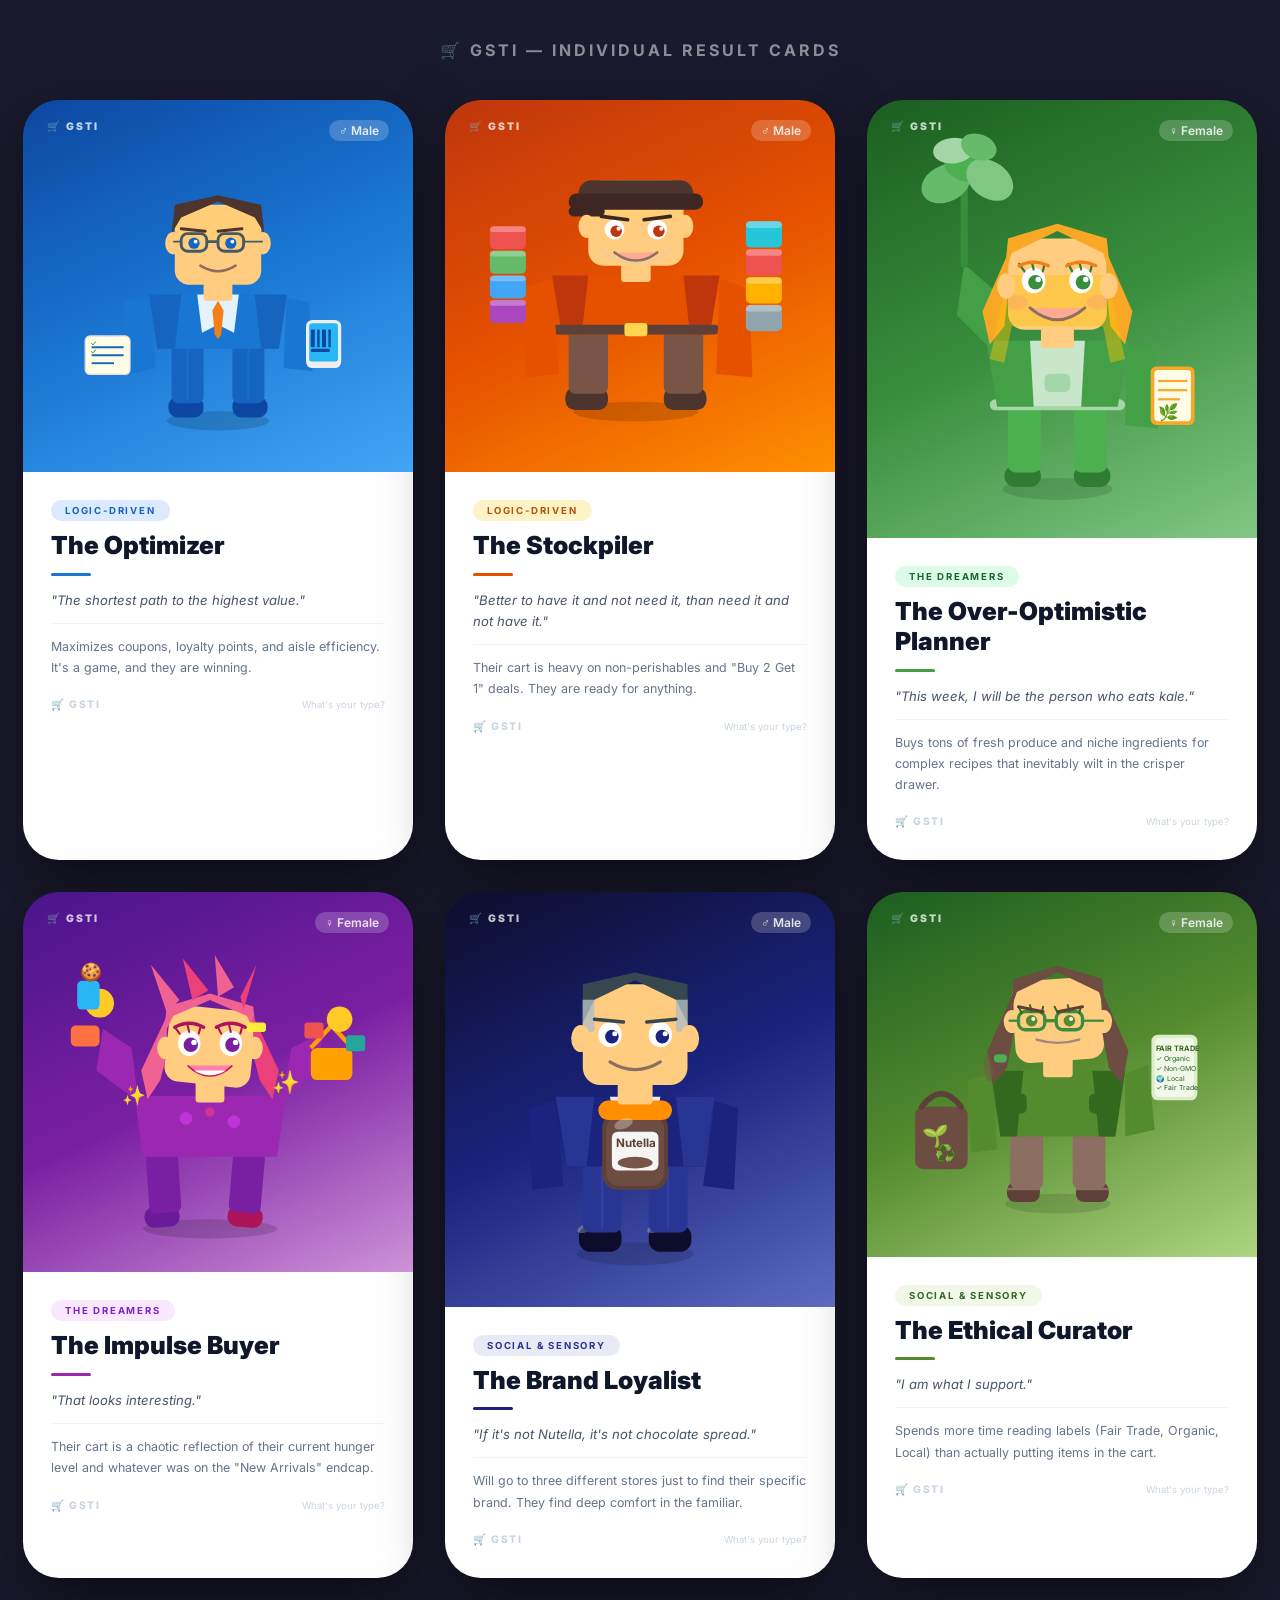
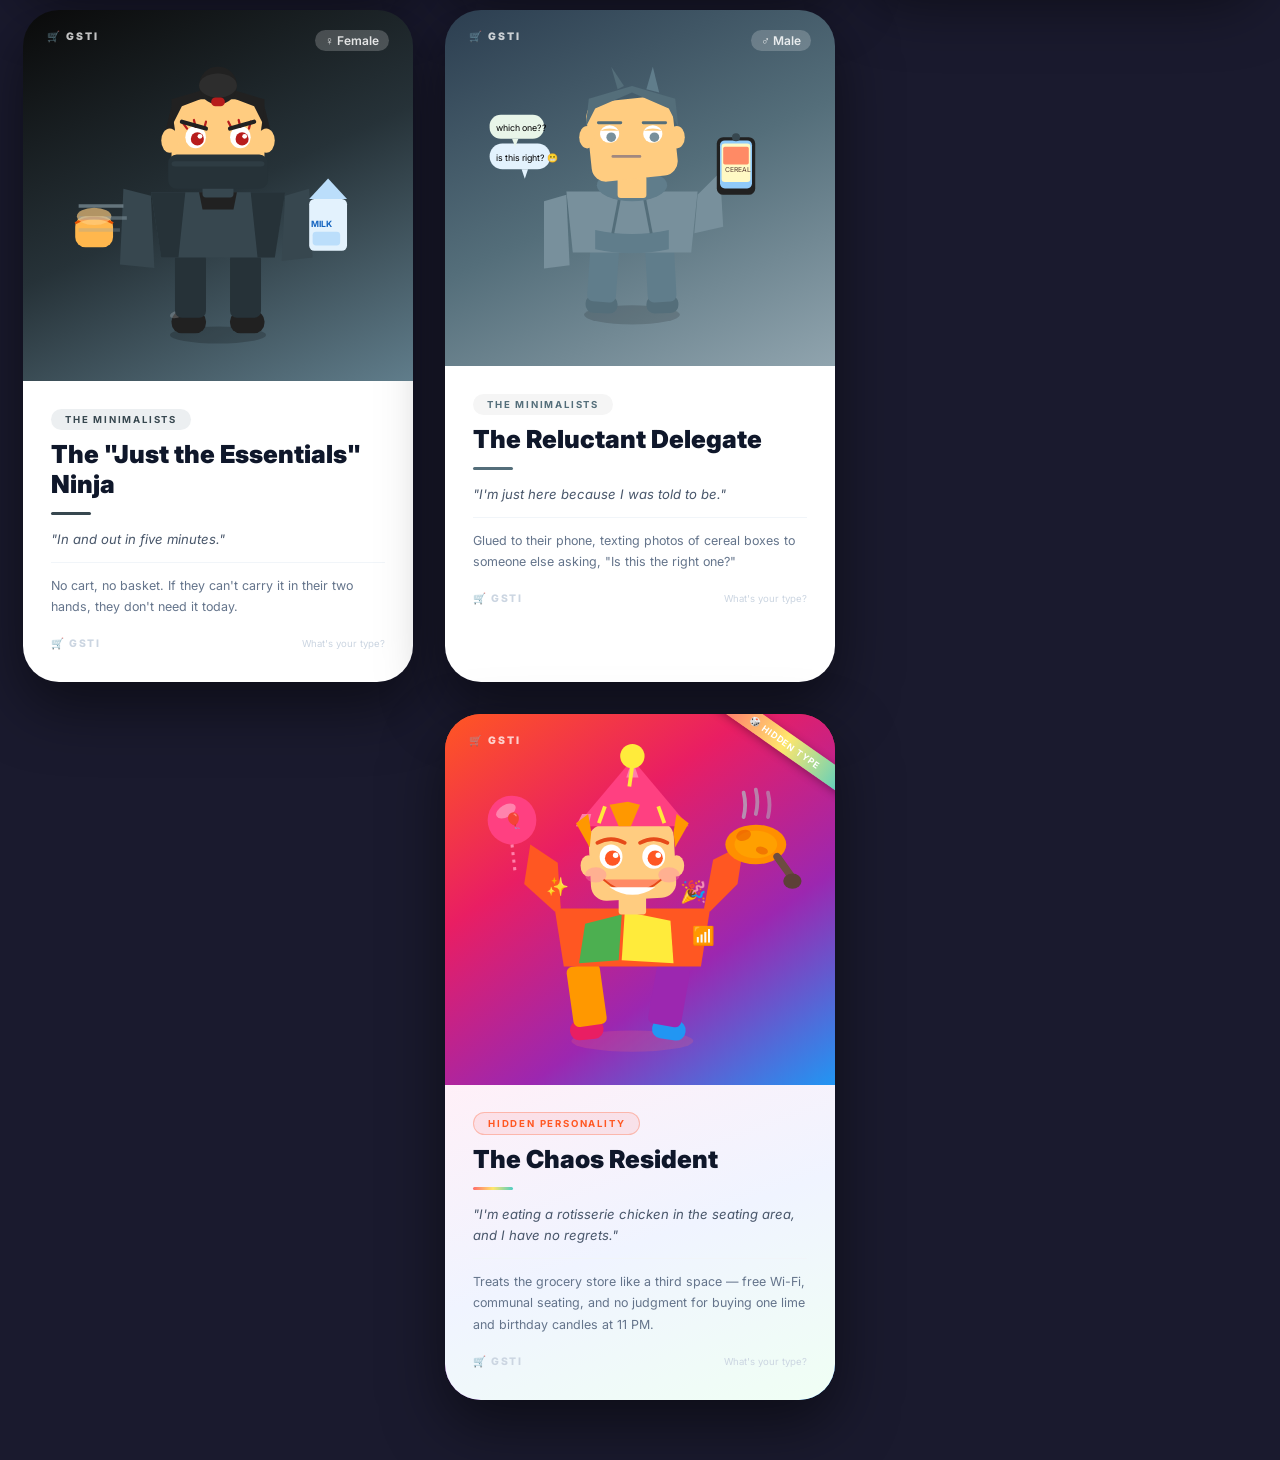
<file: gsti_result_cards.html>
<!DOCTYPE html>
<html lang="en">
<head>
  <meta charset="UTF-8">
  <meta name="viewport" content="width=device-width, initial-scale=1.0">
  <title>GSTI – Result Cards</title>
  <link href="https://fonts.googleapis.com/css2?family=Inter:wght@400;600;700;800;900&display=swap" rel="stylesheet">
  <style>
    * { margin: 0; padding: 0; box-sizing: border-box; }

    body {
      font-family: 'Inter', 'Segoe UI', sans-serif;
      background: #1a1a2e;
      padding: 40px 20px 60px;
    }

    h1.page-title {
      text-align: center;
      color: white;
      font-size: 1rem;
      font-weight: 700;
      letter-spacing: 3px;
      text-transform: uppercase;
      margin-bottom: 40px;
      opacity: 0.5;
    }

    .cards-grid {
      display: grid;
      grid-template-columns: repeat(3, 390px);
      gap: 32px;
      justify-content: center;
      max-width: 1280px;
      margin: 0 auto;
    }

    /* ── Each result card ── */
    .result-card {
      width: 390px;
      border-radius: 36px;
      overflow: hidden;
      box-shadow: 0 24px 60px rgba(0,0,0,0.5);
      display: flex;
      flex-direction: column;
    }

    .card-top {
      position: relative;
      display: flex;
      flex-direction: column;
      align-items: center;
      padding-top: 28px;
      padding-bottom: 0;
      min-height: 340px;
    }

    .gsti-stamp {
      position: absolute;
      top: 20px;
      left: 24px;
      font-size: 0.65rem;
      font-weight: 900;
      letter-spacing: 2px;
      color: rgba(255,255,255,0.75);
      text-transform: uppercase;
    }

    .gender-stamp {
      position: absolute;
      top: 20px;
      right: 24px;
      font-size: 0.75rem;
      background: rgba(255,255,255,0.2);
      color: rgba(255,255,255,0.85);
      padding: 3px 10px;
      border-radius: 20px;
      font-weight: 600;
    }

    .character-svg-wrap {
      width: 100%;
      max-width: 320px;
      margin-top: 8px;
    }
    .character-svg-wrap svg {
      width: 100%;
      height: auto;
      display: block;
      overflow: visible;
    }

    .card-bottom {
      background: white;
      padding: 26px 28px 32px;
      flex: 1;
      border-top-left-radius: 0;
      border-top-right-radius: 0;
    }

    .category-pill {
      display: inline-block;
      font-size: 0.6rem;
      font-weight: 700;
      letter-spacing: 1.8px;
      text-transform: uppercase;
      padding: 5px 14px;
      border-radius: 20px;
      margin-bottom: 10px;
    }

    .type-name {
      font-size: 1.55rem;
      font-weight: 900;
      color: #0f172a;
      line-height: 1.2;
      margin-bottom: 12px;
    }

    .divider {
      width: 40px;
      height: 3px;
      border-radius: 2px;
      margin-bottom: 14px;
    }

    .motto {
      font-size: 0.82rem;
      font-style: italic;
      color: #475569;
      line-height: 1.6;
      margin-bottom: 12px;
    }

    .behavior {
      font-size: 0.78rem;
      color: #64748B;
      line-height: 1.7;
      padding-top: 12px;
      border-top: 1px solid #F1F5F9;
    }

    .card-footer {
      margin-top: 20px;
      display: flex;
      align-items: center;
      justify-content: space-between;
    }

    .card-footer .brand {
      font-size: 0.65rem;
      font-weight: 800;
      color: #CBD5E1;
      letter-spacing: 1.5px;
      text-transform: uppercase;
    }

    .card-footer .share-hint {
      font-size: 0.6rem;
      color: #CBD5E1;
    }

    /* ── Chaos card special ── */
    .chaos-top {
      background: linear-gradient(145deg, #FF5722, #E91E63, #9C27B0, #2196F3) !important;
    }
    .chaos-bottom {
      background: linear-gradient(160deg, #FFF0F8, #F0F4FF, #F0FFF4) !important;
    }

    /* hidden type ribbon */
    .hidden-ribbon {
      position: absolute;
      top: 18px;
      right: -28px;
      background: linear-gradient(90deg, #FF6B6B, #FFE66D, #4ECDC4);
      color: white;
      font-size: 0.55rem;
      font-weight: 700;
      letter-spacing: 1px;
      text-transform: uppercase;
      padding: 5px 36px;
      transform: rotate(35deg);
      transform-origin: center;
      box-shadow: 0 2px 8px rgba(0,0,0,0.3);
    }
  </style>
</head>
<body>

<h1 class="page-title">🛒 GSTI — Individual Result Cards</h1>

<div class="cards-grid">

  <!-- ══════════════════════════════════════════
       1. THE OPTIMIZER — MALE
  ══════════════════════════════════════════ -->
  <div class="result-card">
    <div class="card-top" style="background: linear-gradient(155deg,#0D47A1,#1976D2,#42A5F5);">
      <div class="gsti-stamp">🛒 GSTI</div>
      <div class="gender-stamp">♂ Male</div>
      <div class="character-svg-wrap">
        <!-- viewBox expanded to "-35 -15 200 210" so all items are visible -->
        <svg viewBox="-35 -15 200 210" xmlns="http://www.w3.org/2000/svg">
          <ellipse cx="65" cy="163" rx="32" ry="6" fill="rgba(0,0,0,0.15)"/>
          <!-- shoes -->
          <rect x="34" y="148" width="22" height="13" rx="6" fill="#0D47A1"/>
          <rect x="74" y="148" width="22" height="13" rx="6" fill="#0D47A1"/>
          <!-- legs -->
          <rect x="36" y="114" width="20" height="38" rx="4" fill="#1565C0"/>
          <rect x="74" y="114" width="20" height="38" rx="4" fill="#1565C0"/>
          <line x1="46" y1="114" x2="46" y2="150" stroke="#1976D2" stroke-width="1.5" opacity="0.5"/>
          <line x1="84" y1="114" x2="84" y2="150" stroke="#1976D2" stroke-width="1.5" opacity="0.5"/>
          <!-- torso / blazer -->
          <polygon points="22,84 108,84 103,118 27,118" fill="#1976D2"/>
          <polygon points="22,84 42,84 38,118 27,118" fill="#1565C0"/>
          <polygon points="108,84 88,84 92,118 103,118" fill="#1565C0"/>
          <!-- lapels -->
          <polygon points="65,84 52,84 55,108 65,103" fill="#E3F2FD"/>
          <polygon points="65,84 78,84 75,108 65,103" fill="#E3F2FD"/>
          <!-- tie -->
          <polygon points="65,88 61.5,94 63,109 65,112 67,109 68.5,94" fill="#F57F17"/>
          <!-- left arm -->
          <polygon points="22,86 6,89 8,134 26,130" fill="#1976D2"/>
          <!-- checklist in left hand — fully in view -->
          <rect x="-18" y="110" width="28" height="24" rx="3" fill="#FFFDE7" stroke="#E0E0E0" stroke-width="0.8"/>
          <line x1="-14" y1="117" x2="6" y2="117" stroke="#1565C0" stroke-width="1.2"/>
          <line x1="-14" y1="122" x2="6" y2="122" stroke="#1565C0" stroke-width="1.2"/>
          <line x1="-14" y1="127" x2="0"  y2="127" stroke="#1565C0" stroke-width="1.2"/>
          <text x="-15" y="116" font-size="5" fill="#2E7D32">✓</text>
          <text x="-15" y="121" font-size="5" fill="#2E7D32">✓</text>
          <!-- right arm -->
          <polygon points="108,86 122,89 124,132 106,130" fill="#1976D2"/>
          <!-- phone in right hand — fully in view -->
          <rect x="120" y="100" width="22" height="30" rx="4" fill="#EEEEEE"/>
          <rect x="122" y="102" width="18" height="24" rx="2" fill="#29B6F6"/>
          <rect x="123" y="106" width="2.5" height="11" fill="#0D47A1"/>
          <rect x="127" y="106" width="1.5" height="11" fill="#0D47A1"/>
          <rect x="130" y="106" width="2.5" height="11" fill="#0D47A1"/>
          <rect x="134" y="106" width="1.5" height="11" fill="#0D47A1"/>
          <rect x="123" y="118" width="12" height="2" rx="1" fill="#0D47A1"/>
          <!-- neck -->
          <rect x="56" y="75" width="18" height="13" rx="2" fill="#FFCC80"/>
          <!-- head -->
          <rect x="38" y="28" width="54" height="50" rx="9" fill="#FFCC80"/>
          <polygon points="38,28 92,28 92,52 38,52" fill="#FFD54F" opacity="0.2"/>
          <!-- neat side-part hair MALE -->
          <path d="M36,46 L38,28 L65,22 L92,28 L94,46 L88,36 L65,26 L42,36 Z" fill="#4E342E"/>
          <!-- ears -->
          <ellipse cx="37" cy="52" rx="5" ry="7" fill="#FFCC80"/>
          <ellipse cx="93" cy="52" rx="5" ry="7" fill="#FFCC80"/>
          <!-- glasses -->
          <rect x="42" y="46" width="16" height="11" rx="4" fill="none" stroke="#455A64" stroke-width="1.8"/>
          <rect x="65" y="46" width="16" height="11" rx="4" fill="none" stroke="#455A64" stroke-width="1.8"/>
          <line x1="58" y1="51" x2="65" y2="51" stroke="#455A64" stroke-width="1.8"/>
          <line x1="37" y1="51" x2="42" y2="51" stroke="#455A64" stroke-width="1.2"/>
          <line x1="81" y1="51" x2="93" y2="51" stroke="#455A64" stroke-width="1.2"/>
          <circle cx="50" cy="52" r="3.5" fill="#1565C0"/>
          <circle cx="73" cy="52" r="3.5" fill="#1565C0"/>
          <circle cx="51" cy="51" r="1.2" fill="white"/>
          <circle cx="74" cy="51" r="1.2" fill="white"/>
          <!-- eyebrows -->
          <line x1="42" y1="43" x2="57" y2="44.5" stroke="#4E342E" stroke-width="1.8" stroke-linecap="round"/>
          <line x1="65" y1="44.5" x2="80" y2="43" stroke="#4E342E" stroke-width="1.8" stroke-linecap="round"/>
          <!-- smirk -->
          <path d="M 54 66 Q 65 73 76 66" stroke="#8D6E63" stroke-width="1.6" fill="none" stroke-linecap="round"/>
        </svg>
      </div>
    </div>
    <div class="card-bottom">
      <div class="category-pill" style="background:#DBEAFE;color:#1565C0;">Logic-Driven</div>
      <div class="type-name">The Optimizer</div>
      <div class="divider" style="background:#1976D2;"></div>
      <p class="motto">"The shortest path to the highest value."</p>
      <p class="behavior">Maximizes coupons, loyalty points, and aisle efficiency. It's a game, and they are winning.</p>
      <div class="card-footer">
        <span class="brand">🛒 GSTI</span>
        <span class="share-hint">What's your type?</span>
      </div>
    </div>
  </div>

  <!-- ══════════════════════════════════════════
       2. THE STOCKPILER — MALE
  ══════════════════════════════════════════ -->
  <div class="result-card">
    <div class="card-top" style="background: linear-gradient(155deg,#BF360C,#E65100,#FF8F00);">
      <div class="gsti-stamp">🛒 GSTI</div>
      <div class="gender-stamp">♂ Male</div>
      <div class="character-svg-wrap">
        <!-- extra wide viewBox for items on both sides -->
        <svg viewBox="-30 -5 195 205" xmlns="http://www.w3.org/2000/svg">
          <ellipse cx="65" cy="163" rx="38" ry="6" fill="rgba(0,0,0,0.15)"/>
          <!-- shoes wide stance -->
          <rect x="22" y="148" width="26" height="14" rx="6" fill="#4E342E"/>
          <rect x="82" y="148" width="26" height="14" rx="6" fill="#4E342E"/>
          <!-- legs -->
          <rect x="24" y="112" width="24" height="40" rx="4" fill="#795548"/>
          <rect x="82" y="112" width="24" height="40" rx="4" fill="#795548"/>
          <!-- torso rugged vest -->
          <polygon points="14,80 116,80 110,116 20,116" fill="#E65100"/>
          <polygon points="14,80 36,80 32,116 20,116" fill="#BF360C"/>
          <polygon points="116,80 94,80 98,116 110,116" fill="#BF360C"/>
          <!-- belt -->
          <rect x="14" y="110" width="102" height="6" rx="3" fill="#5D4037"/>
          <rect x="58" y="109" width="14" height="8" rx="2" fill="#FFD54F"/>
          <!-- left arm -->
          <polygon points="14,82 -4,88 -2,142 18,140" fill="#E65100"/>
          <!-- can stack LEFT — fully visible -->
          <rect x="-24" y="95"  width="22" height="14" rx="3" fill="#AB47BC"/>
          <rect x="-24" y="80"  width="22" height="14" rx="3" fill="#42A5F5"/>
          <rect x="-24" y="65"  width="22" height="14" rx="3" fill="#66BB6A"/>
          <rect x="-24" y="50"  width="22" height="14" rx="3" fill="#EF5350"/>
          <rect x="-24" y="95"  width="22" height="3.5" rx="2" fill="rgba(255,255,255,0.28)"/>
          <rect x="-24" y="80"  width="22" height="3.5" rx="2" fill="rgba(255,255,255,0.28)"/>
          <rect x="-24" y="65"  width="22" height="3.5" rx="2" fill="rgba(255,255,255,0.28)"/>
          <rect x="-24" y="50"  width="22" height="3.5" rx="2" fill="rgba(255,255,255,0.28)"/>
          <!-- right arm -->
          <polygon points="116,82 134,88 136,142 114,140" fill="#E65100"/>
          <!-- box stack RIGHT — fully visible -->
          <rect x="132" y="98"  width="22" height="16" rx="3" fill="#90A4AE"/>
          <rect x="132" y="81"  width="22" height="16" rx="3" fill="#FFB300"/>
          <rect x="132" y="64"  width="22" height="16" rx="3" fill="#EF5350"/>
          <rect x="132" y="47"  width="22" height="16" rx="3" fill="#26C6DA"/>
          <rect x="132" y="98"  width="22" height="4" rx="2" fill="rgba(255,255,255,0.3)"/>
          <rect x="132" y="81"  width="22" height="4" rx="2" fill="rgba(255,255,255,0.3)"/>
          <rect x="132" y="64"  width="22" height="4" rx="2" fill="rgba(255,255,255,0.3)"/>
          <rect x="132" y="47"  width="22" height="4" rx="2" fill="rgba(255,255,255,0.3)"/>
          <!-- neck -->
          <rect x="56" y="70" width="18" height="14" rx="2" fill="#FFCC80"/>
          <!-- head -->
          <rect x="36" y="22" width="58" height="52" rx="9" fill="#FFCC80"/>
          <polygon points="36,22 94,22 94,46 36,46" fill="#FFD54F" opacity="0.18"/>
          <!-- work cap MALE -->
          <rect x="30" y="22" width="70" height="16" rx="8" fill="#4E342E"/>
          <rect x="24" y="30" width="82" height="10" rx="5" fill="#3E2723"/>
          <rect x="24" y="38" width="22" height="6" rx="3" fill="#3E2723"/>
          <!-- ears -->
          <ellipse cx="35" cy="50" rx="5" ry="7" fill="#FFCC80"/>
          <ellipse cx="95" cy="50" rx="5" ry="7" fill="#FFCC80"/>
          <!-- eyes -->
          <ellipse cx="52" cy="52" rx="6" ry="6" fill="white"/>
          <ellipse cx="78" cy="52" rx="6" ry="6" fill="white"/>
          <circle cx="53" cy="53" r="3.5" fill="#BF360C"/>
          <circle cx="79" cy="53" r="3.5" fill="#BF360C"/>
          <circle cx="54.5" cy="51.5" r="1.3" fill="white"/>
          <circle cx="80.5" cy="51.5" r="1.3" fill="white"/>
          <!-- eyebrows determined -->
          <line x1="44" y1="44" x2="60" y2="46" stroke="#3E2723" stroke-width="2.2" stroke-linecap="round"/>
          <line x1="70" y1="46" x2="86" y2="44" stroke="#3E2723" stroke-width="2.2" stroke-linecap="round"/>
          <!-- grin -->
          <path d="M 52 66 Q 65 76 78 66" stroke="#8D6E63" stroke-width="1.6" fill="#FFAB91" stroke-linecap="round"/>
          <path d="M 42 63 Q 52 72 65 72 Q 78 72 88 63" stroke="#D7CCC8" stroke-width="1" fill="none" opacity="0.5"/>
        </svg>
      </div>
    </div>
    <div class="card-bottom">
      <div class="category-pill" style="background:#FEF3C7;color:#B45309;">Logic-Driven</div>
      <div class="type-name">The Stockpiler</div>
      <div class="divider" style="background:#E65100;"></div>
      <p class="motto">"Better to have it and not need it, than need it and not have it."</p>
      <p class="behavior">Their cart is heavy on non-perishables and "Buy 2 Get 1" deals. They are ready for anything.</p>
      <div class="card-footer">
        <span class="brand">🛒 GSTI</span>
        <span class="share-hint">What's your type?</span>
      </div>
    </div>
  </div>

  <!-- ══════════════════════════════════════════
       3. THE OVER-OPTIMISTIC PLANNER — FEMALE
  ══════════════════════════════════════════ -->
  <div class="result-card">
    <div class="card-top" style="background: linear-gradient(155deg,#1B5E20,#388E3C,#81C784);">
      <div class="gsti-stamp">🛒 GSTI</div>
      <div class="gender-stamp">♀ Female</div>
      <div class="character-svg-wrap">
        <!-- tall viewBox for kale raised above head -->
        <svg viewBox="-20 -30 175 220" xmlns="http://www.w3.org/2000/svg">
          <ellipse cx="65" cy="163" rx="30" ry="6" fill="rgba(0,0,0,0.12)"/>
          <!-- shoes -->
          <rect x="36" y="150" width="20" height="12" rx="6" fill="#2E7D32"/>
          <rect x="74" y="150" width="20" height="12" rx="6" fill="#2E7D32"/>
          <!-- legs -->
          <rect x="38" y="116" width="18" height="38" rx="4" fill="#4CAF50"/>
          <rect x="74" y="116" width="18" height="38" rx="4" fill="#4CAF50"/>
          <!-- apron waistband -->
          <rect x="28" y="114" width="74" height="6" rx="3" fill="#A5D6A7"/>
          <!-- torso -->
          <polygon points="26,82 104,82 98,118 32,118" fill="#43A047"/>
          <!-- apron bib -->
          <polygon points="50,82 80,82 78,118 52,118" fill="#C8E6C9"/>
          <rect x="58" y="100" width="14" height="10" rx="3" fill="#A5D6A7"/>
          <!-- left arm raised holding kale -->
          <polygon points="26,84 10,68 14,40 30,54 28,82" fill="#43A047"/>
          <!-- kale stem — fully in view (starts above viewBox top which is -30) -->
          <line x1="14" y1="40" x2="14" y2="-20" stroke="#388E3C" stroke-width="4" stroke-linecap="round"/>
          <!-- kale leaves — generous spread -->
          <ellipse cx="4"   cy="-4"  rx="14" ry="10" fill="#66BB6A" transform="rotate(-25 4 -4)"/>
          <ellipse cx="16"  cy="-14" rx="13" ry="9"  fill="#4CAF50" transform="rotate(10 16 -14)"/>
          <ellipse cx="28"  cy="-6"  rx="14" ry="10" fill="#81C784" transform="rotate(35 28 -6)"/>
          <ellipse cx="8"   cy="-22" rx="11" ry="7"  fill="#A5D6A7" transform="rotate(-5 8 -22)"/>
          <ellipse cx="22"  cy="-24" rx="10" ry="7"  fill="#66BB6A" transform="rotate(20 22 -24)"/>
          <!-- right arm with recipe book -->
          <polygon points="104,84 118,88 120,130 102,128" fill="#43A047"/>
          <!-- recipe book — fully in view -->
          <rect x="116" y="96" width="24" height="32" rx="3" fill="#F9A825"/>
          <rect x="118" y="98" width="20" height="28" rx="2" fill="#FFFDE7"/>
          <line x1="120" y1="104" x2="136" y2="104" stroke="#F9A825" stroke-width="1.2"/>
          <line x1="120" y1="109" x2="136" y2="109" stroke="#F9A825" stroke-width="1.2"/>
          <line x1="120" y1="114" x2="132" y2="114" stroke="#F9A825" stroke-width="1.2"/>
          <text x="120" y="124" font-size="9">🌿</text>
          <!-- neck -->
          <rect x="56" y="72" width="18" height="14" rx="2" fill="#FFCC80"/>
          <!-- head -->
          <rect x="38" y="26" width="54" height="50" rx="9" fill="#FFCC80"/>
          <!-- FEMALE: long flowing blonde hair -->
          <path d="M36,46 L38,26 L65,18 L92,26 L94,46 L90,34 L65,22 L40,34 Z" fill="#F9A825"/>
          <path d="M38,34 L24,66 L28,84 L36,74 L38,56 L38,46" fill="#F9A825"/>
          <path d="M92,34 L106,66 L102,84 L94,74 L92,56 L92,46" fill="#F9A825"/>
          <path d="M38,46 L28,92 L36,94 L40,74 L90,74 L94,94 L102,92 L92,46" fill="#F9C107" opacity="0.45"/>
          <!-- ears -->
          <ellipse cx="37" cy="52" rx="5" ry="7" fill="#FFCC80"/>
          <ellipse cx="93" cy="52" rx="5" ry="7" fill="#FFCC80"/>
          <!-- eyes wide dreamy -->
          <ellipse cx="52" cy="49" rx="6.5" ry="7" fill="white"/>
          <ellipse cx="78" cy="49" rx="6.5" ry="7" fill="white"/>
          <circle cx="53" cy="50" r="4" fill="#388E3C"/>
          <circle cx="79" cy="50" r="4" fill="#388E3C"/>
          <circle cx="54.5" cy="48.5" r="1.5" fill="white"/>
          <circle cx="80.5" cy="48.5" r="1.5" fill="white"/>
          <!-- FEMALE eyelashes -->
          <line x1="47" y1="44" x2="44" y2="40" stroke="#2E7D32" stroke-width="1.2" stroke-linecap="round"/>
          <line x1="52" y1="43" x2="51" y2="39" stroke="#2E7D32" stroke-width="1.2" stroke-linecap="round"/>
          <line x1="57" y1="44" x2="58" y2="40" stroke="#2E7D32" stroke-width="1.2" stroke-linecap="round"/>
          <line x1="73" y1="44" x2="71" y2="40" stroke="#2E7D32" stroke-width="1.2" stroke-linecap="round"/>
          <line x1="78" y1="43" x2="77" y2="39" stroke="#2E7D32" stroke-width="1.2" stroke-linecap="round"/>
          <line x1="83" y1="44" x2="84" y2="40" stroke="#2E7D32" stroke-width="1.2" stroke-linecap="round"/>
          <!-- eyebrows raised hopeful -->
          <path d="M44,41 Q52,37 60,41" stroke="#F57F17" stroke-width="1.8" fill="none" stroke-linecap="round"/>
          <path d="M70,41 Q78,37 86,41" stroke="#F57F17" stroke-width="1.8" fill="none" stroke-linecap="round"/>
          <!-- big smile -->
          <path d="M 50 64 Q 65 77 80 64" stroke="#8D6E63" stroke-width="1.6" fill="#FFAB91" stroke-linecap="round"/>
          <!-- rosy cheeks -->
          <ellipse cx="43" cy="61" rx="6" ry="4" fill="#FF8A80" opacity="0.28"/>
          <ellipse cx="87" cy="61" rx="6" ry="4" fill="#FF8A80" opacity="0.28"/>
        </svg>
      </div>
    </div>
    <div class="card-bottom">
      <div class="category-pill" style="background:#DCFCE7;color:#166534;">The Dreamers</div>
      <div class="type-name">The Over-Optimistic Planner</div>
      <div class="divider" style="background:#43A047;"></div>
      <p class="motto">"This week, I will be the person who eats kale."</p>
      <p class="behavior">Buys tons of fresh produce and niche ingredients for complex recipes that inevitably wilt in the crisper drawer.</p>
      <div class="card-footer">
        <span class="brand">🛒 GSTI</span>
        <span class="share-hint">What's your type?</span>
      </div>
    </div>
  </div>

  <!-- ══════════════════════════════════════════
       4. THE IMPULSE BUYER — FEMALE
  ══════════════════════════════════════════ -->
  <div class="result-card">
    <div class="card-top" style="background: linear-gradient(155deg,#4A148C,#7B1FA2,#CE93D8);">
      <div class="gsti-stamp">🛒 GSTI</div>
      <div class="gender-stamp">♀ Female</div>
      <div class="character-svg-wrap">
        <!-- wide viewBox for flying items on both sides and spiky hair above -->
        <svg viewBox="-30 -25 200 215" xmlns="http://www.w3.org/2000/svg">
          <ellipse cx="65" cy="163" rx="42" ry="6" fill="rgba(0,0,0,0.15)"/>
          <!-- shoes -->
          <rect x="24" y="149" width="22" height="13" rx="6" fill="#6A1B9A" transform="rotate(-4,35,155)"/>
          <rect x="76" y="149" width="22" height="13" rx="6" fill="#AD1457" transform="rotate(5,87,155)"/>
          <!-- legs -->
          <rect x="26" y="115" width="20" height="38" rx="4" fill="#7B1FA2" transform="rotate(-4,36,134)"/>
          <rect x="78" y="115" width="20" height="38" rx="4" fill="#7B1FA2" transform="rotate(5,88,134)"/>
          <!-- torso -->
          <polygon points="18,80 112,80 107,118 23,118" fill="#9C27B0"/>
          <circle cx="50" cy="94" r="4" fill="#E040FB" opacity="0.5"/>
          <circle cx="65" cy="90" r="3" fill="#FF4081" opacity="0.5"/>
          <circle cx="80" cy="96" r="4" fill="#E040FB" opacity="0.5"/>
          <!-- left arm -->
          <polygon points="18,82 -6,64 -2,38 16,50 20,80" fill="#9C27B0"/>
          <!-- items flying LEFT — all visible -->
          <rect x="-22" y="36" width="18" height="13" rx="3" fill="#FF7043"/>
          <circle cx="-4" cy="22" r="9" fill="#FFCA28"/>
          <rect x="-18" y="8"  width="14" height="18" rx="3" fill="#29B6F6"/>
          <text x="-16" y="6" font-size="11">🍪</text>
          <!-- right arm -->
          <polygon points="112,82 132,64 136,40 116,50 110,80" fill="#9C27B0"/>
          <!-- basket RIGHT — fully visible -->
          <rect x="128" y="50" width="26" height="20" rx="4" fill="#FFA000"/>
          <line x1="128" y1="50" x2="141" y2="36" stroke="#FFA000" stroke-width="2.8"/>
          <line x1="154" y1="50" x2="141" y2="36" stroke="#FFA000" stroke-width="2.8"/>
          <rect x="124" y="34" width="12" height="10" rx="2" fill="#EF5350"/>
          <circle cx="146" cy="32" r="8" fill="#FFCA28"/>
          <rect x="150" y="42" width="12" height="10" rx="2" fill="#26A69A"/>
          <!-- neck -->
          <rect x="56" y="70" width="18" height="14" rx="2" fill="#FFCC80"/>
          <!-- head slight tilt -->
          <rect x="38" y="25" width="54" height="48" rx="9" fill="#FFCC80" transform="rotate(6,65,49)"/>
          <!-- FEMALE: long wild hair -->
          <path d="M36,42 L38,24 L65,16 L92,24 L94,42 L88,30 L65,20 L42,30 Z" fill="#F06292"/>
          <path d="M38,30 L22,64 L26,82 L34,70 L38,54 L38,42" fill="#F06292"/>
          <path d="M92,30 L108,64 L104,82 L96,70 L92,54 L92,42" fill="#EC407A"/>
          <!-- spiky tops — fully above -->
          <polygon points="38,28 28,-2 46,20" fill="#F06292"/>
          <polygon points="54,20 48,-6 64,14" fill="#EC407A"/>
          <polygon points="70,18 68,-8 80,12" fill="#F06292"/>
          <polygon points="86,26 94,-2 84,18" fill="#EC407A"/>
          <!-- hair clip -->
          <rect x="88" y="34" width="12" height="6" rx="2" fill="#FFEB3B"/>
          <!-- ears -->
          <ellipse cx="37" cy="50" rx="5" ry="7" fill="#FFCC80"/>
          <ellipse cx="93" cy="50" rx="5" ry="7" fill="#FFCC80"/>
          <!-- eyes wide surprised -->
          <ellipse cx="52" cy="47" rx="7" ry="8" fill="white"/>
          <ellipse cx="78" cy="47" rx="7" ry="8" fill="white"/>
          <circle cx="53" cy="48" r="4.5" fill="#7B1FA2"/>
          <circle cx="79" cy="48" r="4.5" fill="#7B1FA2"/>
          <circle cx="55" cy="46.5" r="1.7" fill="white"/>
          <circle cx="81" cy="46.5" r="1.7" fill="white"/>
          <!-- FEMALE eyelashes -->
          <line x1="46" y1="41" x2="43" y2="37" stroke="#AD1457" stroke-width="1.3" stroke-linecap="round"/>
          <line x1="52" y1="40" x2="51" y2="36" stroke="#AD1457" stroke-width="1.3" stroke-linecap="round"/>
          <line x1="58" y1="41" x2="59" y2="37" stroke="#AD1457" stroke-width="1.3" stroke-linecap="round"/>
          <line x1="72" y1="41" x2="70" y2="37" stroke="#AD1457" stroke-width="1.3" stroke-linecap="round"/>
          <line x1="78" y1="40" x2="77" y2="36" stroke="#AD1457" stroke-width="1.3" stroke-linecap="round"/>
          <line x1="84" y1="41" x2="85" y2="37" stroke="#AD1457" stroke-width="1.3" stroke-linecap="round"/>
          <!-- eyebrows raised high -->
          <path d="M43,37 Q52,32 61,37" stroke="#AD1457" stroke-width="2.2" fill="none" stroke-linecap="round"/>
          <path d="M69,37 Q78,32 87,37" stroke="#AD1457" stroke-width="2.2" fill="none" stroke-linecap="round"/>
          <!-- excited mouth -->
          <path d="M 51 61 Q 65 74 79 61" stroke="#C2185B" stroke-width="1" fill="#FF80AB"/>
          <path d="M 55 64 Q 65 70 75 64" fill="white"/>
          <!-- sparkles -->
          <text x="104" y="76" font-size="14">✨</text>
          <text x="10"  y="84" font-size="12">✨</text>
        </svg>
      </div>
    </div>
    <div class="card-bottom">
      <div class="category-pill" style="background:#FAE8FF;color:#7E22CE;">The Dreamers</div>
      <div class="type-name">The Impulse Buyer</div>
      <div class="divider" style="background:#9C27B0;"></div>
      <p class="motto">"That looks interesting."</p>
      <p class="behavior">Their cart is a chaotic reflection of their current hunger level and whatever was on the "New Arrivals" endcap.</p>
      <div class="card-footer">
        <span class="brand">🛒 GSTI</span>
        <span class="share-hint">What's your type?</span>
      </div>
    </div>
  </div>

  <!-- ══════════════════════════════════════════
       5. THE BRAND LOYALIST — MALE
  ══════════════════════════════════════════ -->
  <div class="result-card">
    <div class="card-top" style="background: linear-gradient(155deg,#0D0D2B,#1A237E,#5C6BC0);">
      <div class="gsti-stamp">🛒 GSTI</div>
      <div class="gender-stamp">♂ Male</div>
      <div class="character-svg-wrap">
        <svg viewBox="-15 -5 165 195" xmlns="http://www.w3.org/2000/svg">
          <ellipse cx="65" cy="163" rx="30" ry="6" fill="rgba(0,0,0,0.15)"/>
          <!-- shoes polished -->
          <rect x="36" y="148" width="22" height="14" rx="6" fill="#0D0D2B"/>
          <rect x="72" y="148" width="22" height="14" rx="6" fill="#0D0D2B"/>
          <ellipse cx="39" cy="150" rx="4" ry="2" fill="rgba(255,255,255,0.25)" transform="rotate(-20,39,150)"/>
          <ellipse cx="75" cy="150" rx="4" ry="2" fill="rgba(255,255,255,0.25)" transform="rotate(-20,75,150)"/>
          <!-- formal trousers -->
          <rect x="38" y="114" width="20" height="38" rx="4" fill="#283593"/>
          <rect x="72" y="114" width="20" height="38" rx="4" fill="#283593"/>
          <line x1="48" y1="114" x2="48" y2="150" stroke="#3949AB" stroke-width="1.2" opacity="0.6"/>
          <line x1="82" y1="114" x2="82" y2="150" stroke="#3949AB" stroke-width="1.2" opacity="0.6"/>
          <!-- blazer -->
          <polygon points="24,82 106,82 100,118 30,118" fill="#1A237E"/>
          <polygon points="24,82 44,82 40,118 30,118" fill="#283593"/>
          <polygon points="106,82 86,82 90,118 100,118" fill="#283593"/>
          <!-- lapels -->
          <polygon points="65,82 52,82 56,106 65,100" fill="#E8EAF6"/>
          <polygon points="65,82 78,82 74,106 65,100" fill="#E8EAF6"/>
          <!-- boutonnière -->
          <circle cx="74" cy="90" r="3.5" fill="#FFD54F"/>
          <circle cx="74" cy="90" r="1.8" fill="#FF8F00"/>
          <!-- left arm dignified -->
          <polygon points="24,84 10,88 12,130 28,128" fill="#1A237E"/>
          <!-- right arm cradling jar -->
          <polygon points="106,84 118,88 116,130 100,128" fill="#1A237E"/>
          <!-- Nutella jar — front and center, fully visible -->
          <rect x="48" y="90" width="34" height="40" rx="8" fill="#5D4037"/>
          <rect x="50" y="92" width="30" height="36" rx="7" fill="#6D4C41"/>
          <!-- jar lid -->
          <rect x="46" y="84" width="38" height="10" rx="5" fill="#FF8F00"/>
          <!-- label -->
          <rect x="53" y="100" width="24" height="20" rx="3" fill="#F5F5F5"/>
          <text x="55" y="108" font-size="6" fill="#5D4037" font-weight="bold">Nutella</text>
          <ellipse cx="65" cy="116" rx="9" ry="3" fill="#795548"/>
          <!-- jar shine -->
          <ellipse cx="59" cy="96" rx="5" ry="2.5" fill="rgba(255,255,255,0.3)" transform="rotate(-20,59,96)"/>
          <!-- neck -->
          <rect x="56" y="72" width="18" height="14" rx="2" fill="#FFCC80"/>
          <!-- head -->
          <rect x="38" y="24" width="54" height="52" rx="9" fill="#FFCC80"/>
          <!-- distinguished hair silver temples MALE -->
          <path d="M38,44 L38,24 L65,18 L92,24 L92,44 L86,32 L65,22 L44,32 Z" fill="#37474F"/>
          <path d="M38,32 L38,50 L44,48 L44,32" fill="#B0BEC5" opacity="0.8"/>
          <path d="M92,32 L92,50 L86,48 L86,32" fill="#B0BEC5" opacity="0.8"/>
          <!-- ears -->
          <ellipse cx="37" cy="52" rx="5" ry="7" fill="#FFCC80"/>
          <ellipse cx="93" cy="52" rx="5" ry="7" fill="#FFCC80"/>
          <!-- eyes -->
          <ellipse cx="52" cy="50" rx="6" ry="6.5" fill="white"/>
          <ellipse cx="78" cy="50" rx="6" ry="6.5" fill="white"/>
          <circle cx="53" cy="51" r="3.5" fill="#1A237E"/>
          <circle cx="79" cy="51" r="3.5" fill="#1A237E"/>
          <circle cx="54.5" cy="49.5" r="1.3" fill="white"/>
          <circle cx="80.5" cy="49.5" r="1.3" fill="white"/>
          <!-- eyebrows composed -->
          <line x1="44" y1="42" x2="59" y2="43.5" stroke="#37474F" stroke-width="1.8" stroke-linecap="round"/>
          <line x1="71" y1="43.5" x2="86" y2="42" stroke="#37474F" stroke-width="1.8" stroke-linecap="round"/>
          <!-- satisfied smile -->
          <path d="M 52 64 Q 65 72 78 64" stroke="#8D6E63" stroke-width="1.6" fill="none" stroke-linecap="round"/>
        </svg>
      </div>
    </div>
    <div class="card-bottom">
      <div class="category-pill" style="background:#E8EAF6;color:#283593;">Social &amp; Sensory</div>
      <div class="type-name">The Brand Loyalist</div>
      <div class="divider" style="background:#1A237E;"></div>
      <p class="motto">"If it's not Nutella, it's not chocolate spread."</p>
      <p class="behavior">Will go to three different stores just to find their specific brand. They find deep comfort in the familiar.</p>
      <div class="card-footer">
        <span class="brand">🛒 GSTI</span>
        <span class="share-hint">What's your type?</span>
      </div>
    </div>
  </div>

  <!-- ══════════════════════════════════════════
       6. THE ETHICAL CURATOR — FEMALE
  ══════════════════════════════════════════ -->
  <div class="result-card">
    <div class="card-top" style="background: linear-gradient(155deg,#1B5E20,#558B2F,#AED581);">
      <div class="gsti-stamp">🛒 GSTI</div>
      <div class="gender-stamp">♀ Female</div>
      <div class="character-svg-wrap">
        <!-- wide viewBox for tote left and label right -->
        <svg viewBox="-30 -5 195 200" xmlns="http://www.w3.org/2000/svg">
          <ellipse cx="65" cy="163" rx="32" ry="6" fill="rgba(0,0,0,0.12)"/>
          <!-- eco sandals -->
          <rect x="34" y="150" width="20" height="12" rx="5" fill="#5D4037"/>
          <rect x="76" y="150" width="20" height="12" rx="5" fill="#5D4037"/>
          <line x1="34" y1="154" x2="54" y2="154" stroke="#8D6E63" stroke-width="1.5"/>
          <line x1="76" y1="154" x2="96" y2="154" stroke="#8D6E63" stroke-width="1.5"/>
          <!-- linen trousers -->
          <rect x="36" y="118" width="20" height="36" rx="4" fill="#8D6E63"/>
          <rect x="74" y="118" width="20" height="36" rx="4" fill="#8D6E63"/>
          <!-- torso linen jacket -->
          <polygon points="24,82 106,82 100,122 30,122" fill="#558B2F"/>
          <polygon points="24,82 44,82 40,122 30,122" fill="#33691E"/>
          <polygon points="106,82 86,82 90,122 100,122" fill="#33691E"/>
          <!-- patch pockets -->
          <rect x="32" y="96"  width="14" height="12" rx="3" fill="#33691E"/>
          <rect x="84" y="96"  width="14" height="12" rx="3" fill="#33691E"/>
          <!-- left arm -->
          <polygon points="24,84 10,88 12,132 28,130" fill="#558B2F"/>
          <!-- tote bag LEFT — fully visible -->
          <rect x="-22" y="104" width="32" height="38" rx="5" fill="#6D4C41"/>
          <path d="M-18,104 Q-6,88 6,104" stroke="#5D4037" stroke-width="3.5" fill="none" stroke-linecap="round"/>
          <text x="-18" y="126" font-size="13">🌱</text>
          <text x="-10" y="136" font-size="10">♻️</text>
          <!-- right arm -->
          <polygon points="106,84 120,78 124,118 106,122" fill="#558B2F"/>
          <!-- product label RIGHT — fully visible -->
          <rect x="122" y="60" width="28" height="40" rx="4" fill="#DCEDC8"/>
          <rect x="124" y="62" width="24" height="36" rx="3" fill="#F1F8E9"/>
          <text x="125" y="70" font-size="4.5" fill="#33691E" font-weight="bold">FAIR TRADE</text>
          <text x="125" y="76" font-size="4.2" fill="#1B5E20">✓ Organic</text>
          <text x="125" y="82" font-size="4.2" fill="#33691E">✓ Non-GMO</text>
          <text x="125" y="88" font-size="4.2" fill="#33691E">🌍 Local</text>
          <text x="125" y="94" font-size="4.2" fill="#1B5E20">✓ Fair Trade</text>
          <!-- neck -->
          <rect x="56" y="72" width="18" height="14" rx="2" fill="#FFCC80"/>
          <!-- head leaning in -->
          <rect x="38" y="26" width="54" height="50" rx="9" fill="#FFCC80" transform="rotate(-4,65,51)"/>
          <!-- FEMALE: long wavy natural hair -->
          <path d="M36,46 L38,26 L65,18 L92,26 L94,46 L90,34 L65,22 L40,34 Z" fill="#6D4C41"/>
          <path d="M38,34 L22,70 L26,90 L34,80 L38,58 L38,46" fill="#6D4C41"/>
          <path d="M92,34 L108,70 L104,90 L96,80 L92,58 L92,46" fill="#6D4C41"/>
          <path d="M22,70 Q18,80 22,88 Q26,90 26,82" fill="#795548" opacity="0.55"/>
          <!-- hair band -->
          <rect x="26" y="72" width="8" height="5" rx="2.5" fill="#4CAF50"/>
          <!-- ears -->
          <ellipse cx="37" cy="52" rx="5" ry="7" fill="#FFCC80"/>
          <ellipse cx="93" cy="52" rx="5" ry="7" fill="#FFCC80"/>
          <!-- reading glasses -->
          <rect x="41" y="46" width="16" height="11" rx="4" fill="none" stroke="#388E3C" stroke-width="2"/>
          <rect x="64" y="46" width="16" height="11" rx="4" fill="none" stroke="#388E3C" stroke-width="2"/>
          <line x1="57" y1="51.5" x2="64" y2="51.5" stroke="#388E3C" stroke-width="2"/>
          <line x1="35" y1="51.5" x2="41" y2="51.5" stroke="#388E3C" stroke-width="1.4"/>
          <line x1="80" y1="51.5" x2="93" y2="51.5" stroke="#388E3C" stroke-width="1.4"/>
          <circle cx="49" cy="51.5" r="3.5" fill="#558B2F"/>
          <circle cx="72" cy="51.5" r="3.5" fill="#558B2F"/>
          <circle cx="50" cy="50.5" r="1.2" fill="white"/>
          <circle cx="73" cy="50.5" r="1.2" fill="white"/>
          <!-- FEMALE eyelashes -->
          <line x1="43" y1="47" x2="41" y2="43" stroke="#33691E" stroke-width="1.2" stroke-linecap="round"/>
          <line x1="49" y1="46" x2="48" y2="42" stroke="#33691E" stroke-width="1.2" stroke-linecap="round"/>
          <line x1="55" y1="47" x2="56" y2="43" stroke="#33691E" stroke-width="1.2" stroke-linecap="round"/>
          <line x1="65" y1="47" x2="63" y2="43" stroke="#33691E" stroke-width="1.2" stroke-linecap="round"/>
          <line x1="72" y1="46" x2="71" y2="42" stroke="#33691E" stroke-width="1.2" stroke-linecap="round"/>
          <line x1="78" y1="47" x2="79" y2="43" stroke="#33691E" stroke-width="1.2" stroke-linecap="round"/>
          <!-- eyebrows furrowed -->
          <line x1="41" y1="43" x2="56" y2="46" stroke="#5D4037" stroke-width="1.8" stroke-linecap="round"/>
          <line x1="65" y1="46" x2="80" y2="43" stroke="#5D4037" stroke-width="1.8" stroke-linecap="round"/>
          <!-- focused expression -->
          <path d="M 52 63 Q 65 67 78 63" stroke="#A1887F" stroke-width="1.5" fill="none" stroke-linecap="round"/>
        </svg>
      </div>
    </div>
    <div class="card-bottom">
      <div class="category-pill" style="background:#F1F8E9;color:#33691E;">Social &amp; Sensory</div>
      <div class="type-name">The Ethical Curator</div>
      <div class="divider" style="background:#558B2F;"></div>
      <p class="motto">"I am what I support."</p>
      <p class="behavior">Spends more time reading labels (Fair Trade, Organic, Local) than actually putting items in the cart.</p>
      <div class="card-footer">
        <span class="brand">🛒 GSTI</span>
        <span class="share-hint">What's your type?</span>
      </div>
    </div>
  </div>

  <!-- ══════════════════════════════════════════
       7. THE ESSENTIALS NINJA — FEMALE
  ══════════════════════════════════════════ -->
  <div class="result-card">
    <div class="card-top" style="background: linear-gradient(155deg,#0A0A0A,#263238,#607D8B);">
      <div class="gsti-stamp">🛒 GSTI</div>
      <div class="gender-stamp">♀ Female</div>
      <div class="character-svg-wrap">
        <!-- wide viewBox for bread left and milk right -->
        <svg viewBox="-28 -5 186 195" xmlns="http://www.w3.org/2000/svg">
          <ellipse cx="65" cy="163" rx="28" ry="5" fill="rgba(0,0,0,0.2)"/>
          <!-- sleek dark shoes -->
          <rect x="38" y="149" width="20" height="13" rx="6" fill="#212121"/>
          <rect x="72" y="149" width="20" height="13" rx="6" fill="#212121"/>
          <ellipse cx="41" cy="151" rx="4" ry="2" fill="rgba(255,255,255,0.2)" transform="rotate(-15,41,151)"/>
          <!-- legs slim -->
          <rect x="40" y="115" width="18" height="38" rx="4" fill="#263238"/>
          <rect x="72" y="115" width="18" height="38" rx="4" fill="#263238"/>
          <!-- torso sleek -->
          <polygon points="26,80 104,80 98,118 32,118" fill="#37474F"/>
          <polygon points="26,80 46,80 42,118 32,118" fill="#263238"/>
          <polygon points="104,80 84,80 88,118 98,118" fill="#263238"/>
          <!-- high collar / ninja mask starts here -->
          <polygon points="54,80 76,80 74,90 56,90" fill="#212121"/>
          <!-- left arm back/ready -->
          <polygon points="26,82 10,78 8,122 28,124" fill="#37474F"/>
          <!-- bread LEFT — fully in view -->
          <rect x="-18" y="94" width="22" height="18" rx="6" fill="#FFB74D"/>
          <path d="M-18,98 Q-7,92 4,98" stroke="#E65100" stroke-width="1.4" fill="none"/>
          <ellipse cx="-7" cy="94" rx="10" ry="5" fill="#FFCC80" opacity="0.65"/>
          <!-- right arm forward -->
          <polygon points="104,82 118,78 120,118 102,120" fill="#37474F"/>
          <!-- milk carton RIGHT — fully in view -->
          <rect x="118" y="84" width="22" height="30" rx="3" fill="#E3F2FD"/>
          <polygon points="118,84 140,84 129,72" fill="#BBDEFB"/>
          <text x="119" y="100" font-size="5" fill="#1565C0" font-weight="bold">MILK</text>
          <rect x="120" y="103" width="16" height="8" rx="2" fill="#BBDEFB"/>
          <!-- neck -->
          <rect x="56" y="70" width="18" height="13" rx="2" fill="#37474F"/>
          <!-- head -->
          <rect x="38" y="26" width="54" height="50" rx="9" fill="#FFCC80"/>
          <!-- FEMALE: ninja mask covering lower half -->
          <rect x="36" y="58" width="58" height="20" rx="5" fill="#263238"/>
          <rect x="38" y="62" width="54" height="3" rx="2" fill="#37474F" opacity="0.5"/>
          <!-- FEMALE: sleek dark hair with high bun/ponytail -->
          <path d="M38,42 L38,26 L65,18 L92,26 L92,42 L86,30 L65,22 L44,30 Z" fill="#212121"/>
          <!-- bun at top -->
          <circle cx="65" cy="18" r="11" fill="#212121"/>
          <ellipse cx="65" cy="18" rx="11" ry="7" fill="#2D2D2D"/>
          <!-- bun wrap -->
          <rect x="61" y="25" width="8" height="5" rx="2.5" fill="#B71C1C"/>
          <!-- tuck at ears -->
          <path d="M38,30 L34,46 L38,52 L40,44 L38,30" fill="#212121"/>
          <path d="M92,30 L96,46 L92,52 L90,44 L92,30" fill="#212121"/>
          <!-- ears -->
          <ellipse cx="37" cy="50" rx="5" ry="7" fill="#FFCC80"/>
          <ellipse cx="93" cy="50" rx="5" ry="7" fill="#FFCC80"/>
          <!-- intense red eyes above mask -->
          <ellipse cx="52" cy="48" rx="6" ry="6.5" fill="white"/>
          <ellipse cx="78" cy="48" rx="6" ry="6.5" fill="white"/>
          <circle cx="53" cy="49" r="3.8" fill="#B71C1C"/>
          <circle cx="79" cy="49" r="3.8" fill="#B71C1C"/>
          <circle cx="54.5" cy="47.5" r="1.4" fill="white"/>
          <circle cx="80.5" cy="47.5" r="1.4" fill="white"/>
          <!-- FEMALE eyelashes -->
          <line x1="47" y1="43" x2="44" y2="39" stroke="#B71C1C" stroke-width="1.3" stroke-linecap="round"/>
          <line x1="52" y1="42" x2="51" y2="38" stroke="#B71C1C" stroke-width="1.3" stroke-linecap="round"/>
          <line x1="57" y1="43" x2="58" y2="39" stroke="#B71C1C" stroke-width="1.3" stroke-linecap="round"/>
          <line x1="73" y1="43" x2="71" y2="39" stroke="#B71C1C" stroke-width="1.3" stroke-linecap="round"/>
          <line x1="78" y1="42" x2="77" y2="38" stroke="#B71C1C" stroke-width="1.3" stroke-linecap="round"/>
          <line x1="83" y1="43" x2="84" y2="39" stroke="#B71C1C" stroke-width="1.3" stroke-linecap="round"/>
          <!-- sharp intense eyebrows -->
          <line x1="44" y1="39" x2="58" y2="43" stroke="#212121" stroke-width="2.4" stroke-linecap="round"/>
          <line x1="72" y1="43" x2="86" y2="39" stroke="#212121" stroke-width="2.4" stroke-linecap="round"/>
          <!-- speed lines suggesting fast movement -->
          <line x1="-16" y1="88" x2="10" y2="88" stroke="#90A4AE" stroke-width="2" opacity="0.6"/>
          <line x1="-16" y1="95" x2="12" y2="95" stroke="#90A4AE" stroke-width="2" opacity="0.45"/>
          <line x1="-16" y1="102" x2="8" y2="102" stroke="#90A4AE" stroke-width="2" opacity="0.3"/>
        </svg>
      </div>
    </div>
    <div class="card-bottom">
      <div class="category-pill" style="background:#ECEFF1;color:#37474F;">The Minimalists</div>
      <div class="type-name">The "Just the Essentials" Ninja</div>
      <div class="divider" style="background:#37474F;"></div>
      <p class="motto">"In and out in five minutes."</p>
      <p class="behavior">No cart, no basket. If they can't carry it in their two hands, they don't need it today.</p>
      <div class="card-footer">
        <span class="brand">🛒 GSTI</span>
        <span class="share-hint">What's your type?</span>
      </div>
    </div>
  </div>

  <!-- ══════════════════════════════════════════
       8. THE RELUCTANT DELEGATE — MALE
  ══════════════════════════════════════════ -->
  <div class="result-card">
    <div class="card-top" style="background: linear-gradient(155deg,#2C3E50,#546E7A,#90A4AE);">
      <div class="gsti-stamp">🛒 GSTI</div>
      <div class="gender-stamp">♂ Male</div>
      <div class="character-svg-wrap">
        <!-- wide viewBox for speech bubbles left and phone right -->
        <svg viewBox="-30 -5 200 200" xmlns="http://www.w3.org/2000/svg">
          <ellipse cx="65" cy="163" rx="30" ry="6" fill="rgba(0,0,0,0.15)"/>
          <!-- slouchy shoes -->
          <rect x="36" y="151" width="20" height="11" rx="5" fill="#546E7A" transform="rotate(3,46,156)"/>
          <rect x="74" y="151" width="20" height="11" rx="5" fill="#546E7A" transform="rotate(-2,84,156)"/>
          <!-- legs slouched -->
          <rect x="38" y="118" width="18" height="37" rx="4" fill="#607D8B" transform="rotate(4,47,136)"/>
          <rect x="74" y="118" width="18" height="37" rx="4" fill="#607D8B" transform="rotate(-3,83,136)"/>
          <!-- hoodie torso -->
          <polygon points="24,86 106,86 102,124 28,124" fill="#78909C"/>
          <!-- front pocket -->
          <path d="M 42 110 Q 65 115 88 110 L 88 122 Q 65 127 42 122 Z" fill="#607D8B"/>
          <!-- drawstrings -->
          <line x1="58" y1="86" x2="53" y2="112" stroke="#546E7A" stroke-width="1.8"/>
          <line x1="72" y1="86" x2="77" y2="112" stroke="#546E7A" stroke-width="1.8"/>
          <!-- hood drooping at back -->
          <ellipse cx="65" cy="82" rx="22" ry="10" fill="#607D8B"/>
          <!-- left arm dangling -->
          <polygon points="24,88 10,92 10,134 26,132" fill="#78909C"/>
          <!-- right arm up with phone -->
          <polygon points="106,88 120,74 122,108 104,112" fill="#78909C"/>
          <!-- phone RIGHT — fully in view -->
          <rect x="118" y="52" width="24" height="36" rx="4" fill="#212121"/>
          <rect x="120" y="54" width="20" height="30" rx="3" fill="#90CAF9"/>
          <!-- cereal box on screen -->
          <rect x="121" y="56" width="18" height="24" rx="2" fill="#FFF9C4"/>
          <rect x="122" y="58" width="16" height="11" rx="1" fill="#FF8A65"/>
          <text x="123" y="74" font-size="4.2" fill="#5D4037">CEREAL</text>
          <circle cx="130" cy="52" r="2.5" fill="#37474F"/>
          <!-- neck -->
          <rect x="56" y="76" width="18" height="14" rx="2" fill="#FFCC80"/>
          <!-- head tilted down -->
          <rect x="38" y="28" width="54" height="50" rx="9" fill="#FFCC80" transform="rotate(-6,65,53)"/>
          <!-- slightly messy hair MALE -->
          <path d="M36,46 L38,28 L65,20 L92,28 L94,46 L88,34 L65,24 L42,34 Z" fill="#546E7A"/>
          <polygon points="74,22 78,8 82,24" fill="#607D8B"/>
          <polygon points="56,22 52,8 60,20" fill="#546E7A"/>
          <!-- ears -->
          <ellipse cx="37" cy="52" rx="5" ry="7" fill="#FFCC80"/>
          <ellipse cx="93" cy="52" rx="5" ry="7" fill="#FFCC80"/>
          <!-- tired half-lidded eyes -->
          <ellipse cx="51" cy="50" rx="6" ry="5.5" fill="white"/>
          <ellipse cx="78" cy="50" rx="6" ry="5.5" fill="white"/>
          <circle cx="52" cy="52" r="3" fill="#78909C"/>
          <circle cx="79" cy="52" r="3" fill="#78909C"/>
          <path d="M 45 48 Q 51 45 57 48" fill="#FFCC80" stroke="none"/>
          <path d="M 72 48 Q 78 45 84 48" fill="#FFCC80" stroke="none"/>
          <!-- flat eyebrows -->
          <line x1="44" y1="43" x2="58" y2="43" stroke="#546E7A" stroke-width="1.8" stroke-linecap="round"/>
          <line x1="72" y1="43" x2="86" y2="43" stroke="#546E7A" stroke-width="1.8" stroke-linecap="round"/>
          <!-- flat mouth -->
          <line x1="53" y1="64" x2="70" y2="64" stroke="#A1887F" stroke-width="1.6" stroke-linecap="round"/>
          <!-- speech bubbles LEFT — fully visible -->
          <rect x="-24" y="56" width="38" height="16" rx="8" fill="#E3F2FD"/>
          <polygon points="-4,72 0,72 -2,78" fill="#E3F2FD"/>
          <text x="-20" y="67" font-size="5.5">is this right? 😬</text>
          <rect x="-24" y="38" width="34" height="15" rx="7" fill="#E8F5E9"/>
          <polygon points="-10,53 -6,53 -8,58" fill="#E8F5E9"/>
          <text x="-20" y="48" font-size="5.5">which one??</text>
        </svg>
      </div>
    </div>
    <div class="card-bottom">
      <div class="category-pill" style="background:#F5F5F5;color:#546E7A;">The Minimalists</div>
      <div class="type-name">The Reluctant Delegate</div>
      <div class="divider" style="background:#546E7A;"></div>
      <p class="motto">"I'm just here because I was told to be."</p>
      <p class="behavior">Glued to their phone, texting photos of cereal boxes to someone else asking, "Is this the right one?"</p>
      <div class="card-footer">
        <span class="brand">🛒 GSTI</span>
        <span class="share-hint">What's your type?</span>
      </div>
    </div>
  </div>

  <!-- ══════════════════════════════════════════
       9. THE CHAOS RESIDENT — WILDCARD
  ══════════════════════════════════════════ -->
  <div class="result-card chaos-top" style="grid-column: 2;">
    <div class="card-top chaos-top" style="position:relative;">
      <div class="hidden-ribbon">🎲 Hidden Type</div>
      <div class="gsti-stamp">🛒 GSTI</div>
      <div class="character-svg-wrap">
        <!-- very wide viewBox for balloon left, chicken right, party hat top -->
        <svg viewBox="-35 -28 210 220" xmlns="http://www.w3.org/2000/svg">
          <ellipse cx="65" cy="163" rx="40" ry="7" fill="rgba(255,107,107,0.2)"/>
          <!-- mismatched shoes -->
          <rect x="24" y="149" width="22" height="13" rx="6" fill="#E91E63" transform="rotate(-6,35,155)"/>
          <rect x="78" y="149" width="22" height="13" rx="6" fill="#2196F3" transform="rotate(8,89,155)"/>
          <!-- chaotic legs -->
          <rect x="24" y="113" width="22" height="40" rx="4" fill="#FF9800" transform="rotate(-8,35,133)"/>
          <rect x="78" y="113" width="22" height="40" rx="4" fill="#9C27B0" transform="rotate(10,89,133)"/>
          <!-- wild outfit -->
          <polygon points="14,76 116,76 110,114 20,114" fill="#FF5722"/>
          <polygon points="34,86 58,80 56,110 30,112" fill="#4CAF50"/>
          <polygon points="60,78 90,84 92,112 58,110" fill="#FFEB3B"/>
          <!-- left arm out with balloon -->
          <polygon points="14,78 -6,60 -2,34 16,46 18,76" fill="#FF5722"/>
          <!-- balloon LEFT — fully visible -->
          <circle cx="-14" cy="18" r="16" fill="#FF4081"/>
          <line x1="-14" y1="34" x2="-12" y2="52" stroke="#FF80AB" stroke-width="2" stroke-dasharray="2,3"/>
          <ellipse cx="-18" cy="12" rx="7" ry="4" fill="rgba(255,255,255,0.35)" transform="rotate(-30,-18,12)"/>
          <text x="-19" y="22" font-size="10">🎈</text>
          <!-- right arm with rotisserie chicken -->
          <polygon points="116,78 134,60 138,34 118,44 112,76" fill="#FF5722"/>
          <!-- rotisserie chicken RIGHT — fully visible -->
          <ellipse cx="146" cy="34" rx="20" ry="13" fill="#FF8F00"/>
          <ellipse cx="146" cy="34" rx="14" ry="9"  fill="#FFA000"/>
          <!-- crispy texture -->
          <ellipse cx="138" cy="28" rx="5" ry="3.5" fill="#E65100" opacity="0.5" transform="rotate(-20,138,28)"/>
          <ellipse cx="150" cy="38" rx="4" ry="2.5" fill="#E65100" opacity="0.5" transform="rotate(15,150,38)"/>
          <!-- drumstick -->
          <line x1="160" y1="42" x2="170" y2="56" stroke="#6D4C41" stroke-width="5" stroke-linecap="round"/>
          <ellipse cx="170" cy="58" rx="6" ry="5" fill="#5D4037"/>
          <!-- steam -->
          <path d="M138 16 Q140 8 138 0"  stroke="#B0BEC5" stroke-width="2.5" fill="none" stroke-linecap="round" opacity="0.7"/>
          <path d="M146 14 Q148 6 146 -2" stroke="#B0BEC5" stroke-width="2.5" fill="none" stroke-linecap="round" opacity="0.6"/>
          <path d="M154 16 Q156 8 154 0"  stroke="#B0BEC5" stroke-width="2.5" fill="none" stroke-linecap="round" opacity="0.5"/>
          <!-- neck -->
          <rect x="56" y="66" width="18" height="14" rx="2" fill="#FFCC80"/>
          <!-- head -->
          <rect x="37" y="20" width="56" height="50" rx="10" fill="#FFCC80" transform="rotate(-3,65,45)"/>
          <!-- party hat — fully visible above (viewBox top is -28) -->
          <polygon points="28,22 65,−22 102,22" fill="#FF4081"/>
          <polygon points="28,22 65,-22 102,22" fill="#FF4081"/>
          <polygon points="28,22 36,22 38,14 32,14" fill="#FF80AB"/>
          <polygon points="65,-22 61,−10 69,-10" fill="#FF80AB"/>
          <polygon points="65,-22 61,-10 69,-10" fill="#FF80AB"/>
          <line x1="47" y1="9"  x2="43" y2="20" stroke="#FFEB3B" stroke-width="2.5"/>
          <line x1="65" y1="-18" x2="63" y2="-4" stroke="#FFEB3B" stroke-width="2.5"/>
          <line x1="82" y1="9"  x2="86" y2="20" stroke="#FFEB3B" stroke-width="2.5"/>
          <!-- hat pom-pom -->
          <circle cx="65" cy="-24" r="8" fill="#FFEB3B"/>
          <!-- wild spiky hair -->
          <path d="M37,36 L28,20 L36,14 L38,26 L37,36" fill="#FF9800"/>
          <path d="M93,36 L102,20 L94,14 L92,26 L93,36" fill="#FF9800"/>
          <path d="M56,22 L50,8 L62,6 L70,8 L64,22" fill="#FF9800"/>
          <!-- ears -->
          <ellipse cx="36" cy="48" rx="5" ry="7" fill="#FFCC80"/>
          <ellipse cx="94" cy="48" rx="5" ry="7" fill="#FFCC80"/>
          <!-- big joyful eyes -->
          <ellipse cx="51" cy="42" rx="7.5" ry="8" fill="white"/>
          <ellipse cx="79" cy="42" rx="7.5" ry="8" fill="white"/>
          <circle cx="52" cy="43" r="5"   fill="#FF5722"/>
          <circle cx="80" cy="43" r="5"   fill="#FF5722"/>
          <circle cx="54" cy="41" r="1.8" fill="white"/>
          <circle cx="82" cy="41" r="1.8" fill="white"/>
          <!-- eyebrows joy -->
          <path d="M42,33 Q51,28 60,33" stroke="#E64A19" stroke-width="2.4" fill="none" stroke-linecap="round"/>
          <path d="M70,33 Q79,28 88,33" stroke="#E64A19" stroke-width="2.4" fill="none" stroke-linecap="round"/>
          <!-- massive grin -->
          <path d="M 46 57 Q 65 74 84 57" stroke="#E64A19" stroke-width="1.2" fill="#FF8A65"/>
          <path d="M 50 62 Q 65 72 80 62" fill="white"/>
          <!-- rosy cheeks -->
          <ellipse cx="41" cy="54" rx="7" ry="5" fill="#FF80AB" opacity="0.38"/>
          <ellipse cx="89" cy="54" rx="7" ry="5" fill="#FF80AB" opacity="0.38"/>
          <!-- decorative elements -->
          <text x="96"  y="70" font-size="14">🎉</text>
          <text x="8"   y="66" font-size="12">✨</text>
          <text x="104" y="98" font-size="12">📶</text>
        </svg>
      </div>
    </div>
    <div class="card-bottom chaos-bottom" style="background: linear-gradient(160deg,#FFF0F8,#F0F4FF,#F0FFF4);">
      <div class="category-pill" style="background:rgba(255,107,107,0.12);color:#FF5722;border:1px solid rgba(255,87,34,0.3);">Hidden Personality</div>
      <div class="type-name">The Chaos Resident</div>
      <div class="divider" style="background: linear-gradient(90deg,#FF6B6B,#FFE66D,#4ECDC4);"></div>
      <p class="motto">"I'm eating a rotisserie chicken in the seating area, and I have no regrets."</p>
      <p class="behavior">Treats the grocery store like a third space — free Wi-Fi, communal seating, and no judgment for buying one lime and birthday candles at 11 PM.</p>
      <div class="card-footer">
        <span class="brand">🛒 GSTI</span>
        <span class="share-hint">What's your type?</span>
      </div>
    </div>
  </div>

</div><!-- /cards-grid -->

</body>
</html>
</file>
